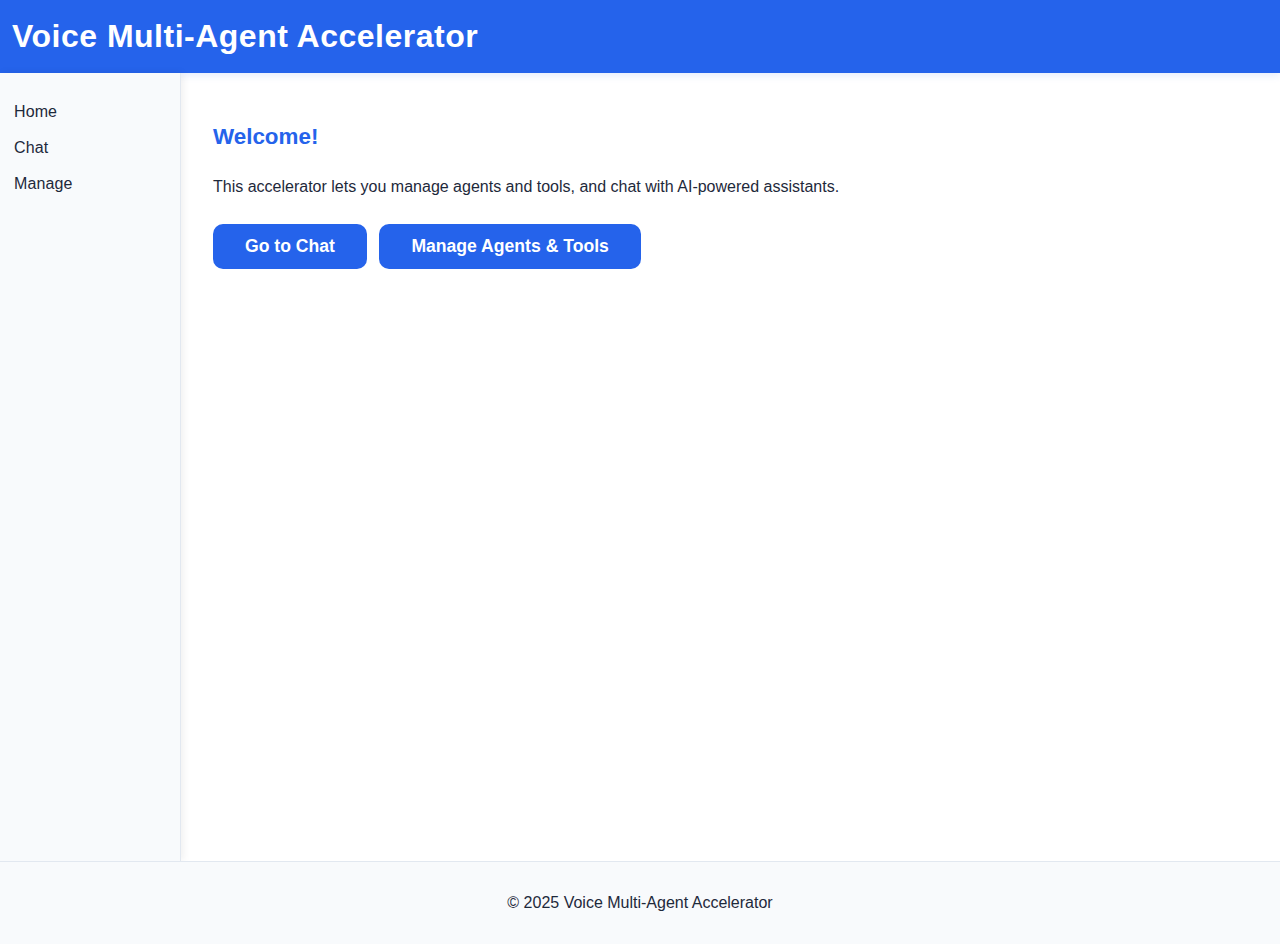
<file: server/static/index.html>
<!DOCTYPE html>
<html lang="en">
<head>
  <meta charset="UTF-8">
  <title>Voice Multi-Agent Accelerator</title>
  <link rel="stylesheet" href="styles/main.css">
</head>
<body>
  <header>
    <div style="display: flex; align-items: center; justify-content: flex-start; gap: 24px; max-width: 900px; margin: 0 12px;">
      <!-- <div style="width:32px;height:32px;border-radius:50%;background:#fff;display:inline-block;"></div> -->
      <span style="font-size:2rem;font-weight:700;color:var(--background);letter-spacing:0.5px;">Voice Multi-Agent Accelerator</span>
    </div>
  </header>
  <div class="layout">
    <nav class="sidebar">
      <ul>
        <li><a href="index.html">Home</a></li>
        <li><a href="chat.html">Chat</a></li>
        <li><a href="manage.html">Manage</a></li>
      </ul>
    </nav>
    <main>
      <h2>Welcome!</h2>
      <p>This accelerator lets you manage agents and tools, and chat with AI-powered assistants.</p>
      <div class="quick-links">
        <a href="chat.html" class="quick-link">Go to Chat</a>
        <a href="manage.html" class="quick-link">Manage Agents & Tools</a>
      </div>
    </main>
  </div>
  <footer>
    <p>&copy; 2025 Voice Multi-Agent Accelerator</p>
  </footer>
</body>
</html>
</file>
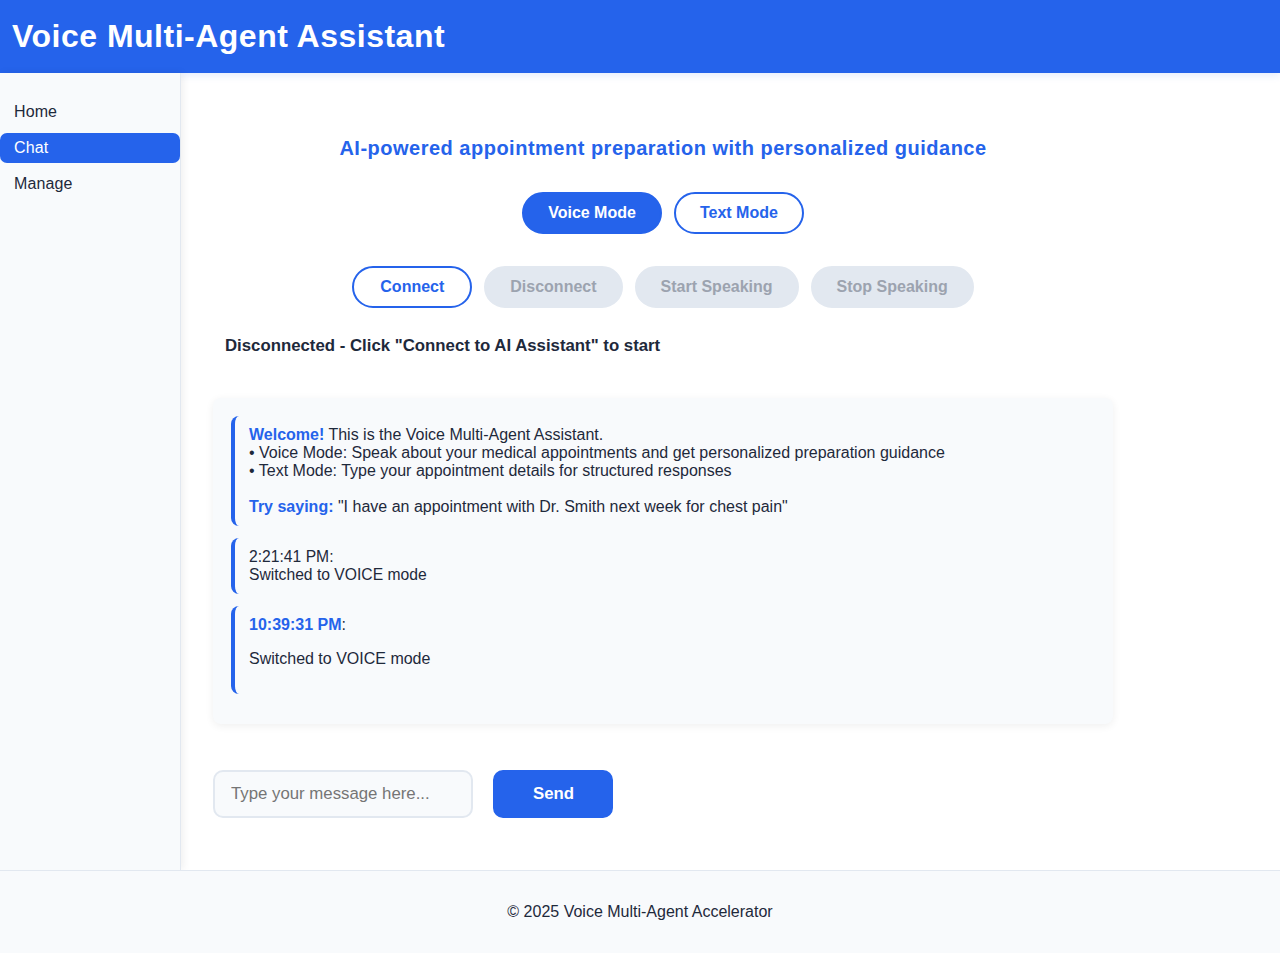
<file: server/static/chat.html>
<!DOCTYPE html>
<html lang="en">
<head>
  <meta charset="UTF-8">
  <title>Chat</title>
  <link rel="stylesheet" href="styles/main.css">
</head>
<body>
  <header>
    <div style="display: flex; align-items: center; justify-content: flex-start; gap: 24px; max-width: 900px; margin: 0 12px;">
      <!-- <div style="width:32px;height:32px;border-radius:50%;background:#fff;display:inline-block;"></div> -->
      <span style="font-size:2rem;font-weight:700;color:var(--background);letter-spacing:0.5px;">Voice Multi-Agent Assistant</span>
    </div>
  </header>
  <div class="layout">
    <nav class="sidebar">
      <ul>
        <li><a href="index.html">Home</a></li>
        <li><a href="chat.html" class="active">Chat</a></li>
        <li><a href="manage.html">Manage</a></li>
      </ul>
    </nav>
    <main>
      <div class="voice-assistant-ui" style="width:100%;margin:0;background:#fff;padding:32px 0 32px 0;border-radius:0;box-shadow:none;">
        <div class="subtitle">AI-powered appointment preparation with personalized guidance</div>
        <div class="mode-controls">
          <button class="mode-btn active" onclick="setMode('voice')" id="voiceModeBtn">Voice Mode</button>
          <button class="mode-btn" onclick="setMode('text')" id="textModeBtn">Text Mode</button>
        </div>
        <div class="controls">
          <button id="connectBtn" onclick="connectWebSocket()">Connect</button>
          <button id="disconnectBtn" onclick="disconnectWebSocket()" disabled>Disconnect</button>
          <button id="startVoiceBtn" onclick="startVoice()" disabled class="voice-only">Start Speaking</button>
          <button id="stopVoiceBtn" onclick="stopVoice()" disabled class="voice-only">Stop Speaking</button>
        </div>
  <div class="status disconnected" id="status">Disconnected - Click "Connect to AI Assistant" to start</div>
  <div id="audioIndicator" class="audio-indicator" style="display:none;">🔊 Processing voice...</div>
        <div class="logs" id="logs">
          <div class="log-entry">
            <strong>Welcome!</strong> This is the Voice Multi-Agent Assistant.
            <br>• Voice Mode: Speak about your medical appointments and get personalized preparation guidance
            <br>• Text Mode: Type your appointment details for structured responses
            <br><br><strong>Try saying:</strong> "I have an appointment with Dr. Smith next week for chest pain"
          </div>
          <div class="log-entry" id="modeLog" style="font-size:0.98rem;color:var(--secondary);">
            2:21:41 PM:<br>Switched to VOICE mode
          </div>
        </div>
        <div class="send-row" id="textInputArea">
          <input type="text" id="messageInput" placeholder="Type your message here..." />
          <button id="sendBtn" onclick="sendTextMessage()">Send</button>
        </div>
        <!-- Card display container for appointment preparation guide -->
        <div id="cardDisplay" style="display:none;">
          <div class="card-title" id="cardTitle"></div>
          <div id="cardContent"></div>
        </div>
      </div>
    </main>
  </div>
  <footer>
    <p>&copy; 2025 Voice Multi-Agent Accelerator</p>
  </footer>
  <!-- Move scripts to end of body to ensure all functions are defined before button onclicks -->
</body>
<script>
  let mediaStream;
  let audioContext;
  let source;
  let processor;
  let isRecording = false;
  let workletNode;
  let readyMessageShown = false;

  function setMode(mode) {
    currentMode = mode;

    // Update mode buttons
    document.getElementById('voiceModeBtn').classList.toggle('active', mode === 'voice');
    document.getElementById('textModeBtn').classList.toggle('active', mode === 'text');

    // Show/hide voice-specific buttons
    document.getElementById('startVoiceBtn').classList.toggle('active', mode === 'voice');
    document.getElementById('stopVoiceBtn').classList.toggle('active', mode === 'voice');

    // Show/hide text input area
    document.getElementById('textInputArea').classList.toggle('active', mode === 'text');

    addLog(`Switched to ${mode.toUpperCase()} mode`, 'info');
  }

  function addLog(message, type = 'info') {
    const logs = document.getElementById('logs');
    const entry = document.createElement('div');
    entry.className = `log-entry log-${type}`;

    // Extract the actual content after emoji/prefix for AI responses
    let displayMessage = message;
    let actualContent = message;

    // For AI responses, separate the emoji/prefix from the content
    if (message.includes('🤖 AI Response: ')) {
      const parts = message.split('🤖 AI Response: ');
      if (parts.length > 1) {
        displayMessage = '🤖 AI Response: ';
        actualContent = parts[1];
      }
    }

    // Format only the actual content, not the emoji/prefix
    const formattedContent = actualContent === message ?
      formatConversationText(message) :
      displayMessage + formatConversationText(actualContent);

    entry.innerHTML = `<strong>${new Date().toLocaleTimeString()}</strong>: ${formattedContent}`;

    logs.appendChild(entry);
    logs.scrollTop = logs.scrollHeight;
  }

  function formatConversationText(text) {
    if (!text || typeof text !== 'string') return text;

    // Clean up the text first - remove excessive whitespace and normalize
    let cleaned = text
      .replace(/\r\n/g, '\n')  // Normalize line endings
      .replace(/\n\s*\n\s*\n/g, '\n\n')  // Remove triple+ newlines
      .trim();

    // Handle bold text formatting (**text** to <strong>text</strong>)
    cleaned = cleaned.replace(/\*\*([^*]+)\*\*/g, '<strong>$1</strong>');

    // Split into sections for better processing
    let sections = cleaned.split(/\n\s*\n/);
    let formattedSections = [];

    for (let section of sections) {
      if (!section.trim()) continue; // Skip empty sections

      // Check if this section contains bullet points
      if (section.includes('\n• ') || section.includes('\n* ') || section.includes('\n- ')) {
        let lines = section.split('\n');
        let beforeList = [];
        let listItems = [];
        let inList = false;

        for (let line of lines) {
          line = line.trim();
          if (!line) continue; // Skip empty lines

          if (line.startsWith('• ') || line.startsWith('* ') || line.startsWith('- ')) {
            inList = true;
            // Remove the bullet and add as list item
            let itemText = line.replace(/^[•\*\-]\s*/, '');
            listItems.push(`<li>${itemText}</li>`);
          } else if (!inList) {
            beforeList.push(line);
          } else {
            // Text after bullets - could be continuation or new paragraph
            if (line.startsWith('• ') || line.startsWith('* ') || line.startsWith('- ')) {
              let itemText = line.replace(/^[•\*\-]\s*/, '');
              listItems.push(`<li>${itemText}</li>`);
            } else {
              // This might be continuation of previous item or new paragraph
              // For now, treat as new paragraph after list
              if (listItems.length > 0) {
                formattedSections.push(
                  (beforeList.length > 0 ? `<p>${beforeList.join(' ')}</p>` : '') +
                  `<ul>${listItems.join('')}</ul>`
                );
                beforeList = [line];
                listItems = [];
                inList = false;
              }
            }
          }
        }

        // Add remaining content
        let result = '';
        if (beforeList.length > 0) {
          result += `<p>${beforeList.join(' ')}</p>`;
        }
        if (listItems.length > 0) {
          result += `<ul>${listItems.join('')}</ul>`;
        }

        if (result) formattedSections.push(result);

      } else {
        // Regular paragraph - no bullets
        formattedSections.push(`<p>${section.trim()}</p>`);
      }
    }

    return formattedSections.join('');
  }

  function updateStatus(text, connected) {
    const status = document.getElementById('status');
    status.textContent = text;
    status.className = `status ${connected ? 'connected' : 'disconnected'}`;
  }

  function connectWebSocket() {
    const wsProtocol = window.location.protocol === "https:" ? "wss" : "ws";
    const wsHost = window.location.host;
    const endpoint = currentMode === 'voice' ? '/ws/voice' : '/ws/text';

    socket = new WebSocket(`${wsProtocol}://${wsHost}${endpoint}`);
    socket.binaryType = "arraybuffer";

    socket.onopen = () => {
      addLog(`Connected to ${currentMode.toUpperCase()} endpoint`, "received");
      updateStatus(`Connected in ${currentMode.toUpperCase()} mode`, true);
      document.getElementById("connectBtn").disabled = true;
      document.getElementById("disconnectBtn").disabled = false;

      if (currentMode === 'voice') {
        document.getElementById("startVoiceBtn").disabled = false;
        initAudioContext();
      }
    };

    socket.onmessage = async (event) => {
      if (event.data instanceof ArrayBuffer) {
        // Handle binary audio data (prioritize this like call-center project)
        try {
          await playAudio(event.data);
          showAudioIndicator();
        } catch (e) {
          console.error("Failed to play audio:", e);
          addLog(`Audio playback error: ${e.message}`, "error");
        }
      } else if (typeof event.data === "string") {
        try {
          const data = JSON.parse(event.data);

          // Handle JSON messages for transcription, stop audio, etc.
          if (data.Kind === "StopAudio") {
            addLog("🛑 Audio stopped", "voice");
            // Stop any ongoing audio playback
            if (workletNode) {
              workletNode.port.postMessage({ clear: true });
            }
          } else if (data.Kind === "Transcription") {
            addLog(`📝 ${data.Text}`, "received");
          } else if (data.Kind === "AudioData" && data.AudioData && data.AudioData.Data) {
            // Fallback: Decode base64 audio data (should not happen with raw_audio=True)
            const base64Audio = data.AudioData.Data;
            const audioBytes = base64ToArrayBuffer(base64Audio);
            await playAudio(audioBytes);
            showAudioIndicator();
          } else {
            // Handle regular text messages
            handleTextMessage(data);
          }
        } catch (e) {
          addLog(`Raw message: ${event.data}`, "received");
        }
      } else {
        console.log("Unknown message type:", event.data);
      }
    };

    socket.onclose = () => {
      addLog("Disconnected from AI Assistant", "info");
      updateStatus("Disconnected", false);
      document.getElementById("connectBtn").disabled = false;
      document.getElementById("disconnectBtn").disabled = true;
      document.getElementById("startVoiceBtn").disabled = true;
      document.getElementById("stopVoiceBtn").disabled = true;
      readyMessageShown = false; // Reset flag for next connection
    };

    socket.onerror = (err) => {
      addLog("WebSocket connection error", "error");
      console.error("WebSocket error:", err);
    };
  }

  function disconnectWebSocket() {
    if (isRecording) {
      stopVoice();
    }
    if (socket) {
      socket.close();
    }
  }

  function handleTextMessage(data) {
    const type = data.type || 'unknown';

    switch (type) {
      case 'ready':
        if (!readyMessageShown) {
          addLog(`✅ ${data.text}`, "received");
          readyMessageShown = true;
        }
        break;
      case 'orchestration_response':
        // Handle multi-agent response
        if (data.spoken_response) {
          // Clean and format the AI response properly
          const cleanResponse = data.spoken_response.trim();
          if (cleanResponse) {
            addLog(`🤖 AI Response: ${cleanResponse}`, "voice");
          }
        }
        if (data.card_data) {
          displayCard(data.card_data);
          addLog(`📋 Generated appointment preparation checklist`, "received");
          // Log only agent name and function called by the orchestrator
          if (Array.isArray(data.card_data.agents)) {
            data.card_data.agents.forEach(agent => {
              const agentName = agent.name || agent.agent || 'UnknownAgent';
              const funcName = agent.function || agent.func || 'UnknownFunction';
              const logMsg = `[Orchestrator] Agent: ${agentName}, Function: ${funcName}`;
              console.log(logMsg);
              // addLog(logMsg, 'info');
            });
          }
        }
        break;
      case 'card':
        // Handle card data from voice orchestration
        if (data.payload) {
          displayCard(data.payload);
          // Only log once when card is first displayed
          if (!document.getElementById('cardDisplay').classList.contains('active')) {
            addLog(`📋 Generated appointment preparation checklist`, "received");
          }
        }
        break;
      case 'echo':
        addLog(`Echo: ${data.text.replace('Echo: ', '')}`, "received");
        break;
      case 'Transcription':
        addLog(`🤖 AI Response: ${data.text}`, "voice");
        break;
      case 'error':
        addLog(`❌ Error: ${data.text}`, "error");
        break;
      default:
        const text = data.text || JSON.stringify(data);
        addLog(`📨 ${type}: ${text}`, "received");
    }
  }

  function displayCard(cardData) {
    const cardDisplay = document.getElementById('cardDisplay');
    const cardTitle = document.getElementById('cardTitle');
    const cardContent = document.getElementById('cardContent');

    // Set title
    cardTitle.textContent = cardData.title || 'Appointment Preparation Guide';

    // Build card content
    let html = '';

    // Appointment details
    if (cardData.appointment_details) {
      html += '<div class="card-section">';
      html += '<h3>📅 Appointment Details</h3>';
      html += '<ul>';
      if (cardData.appointment_details.doctor) {
        html += `<li><strong>Doctor:</strong> ${cardData.appointment_details.doctor}</li>`;
      }
      if (cardData.appointment_details.reason) {
        html += `<li><strong>Reason:</strong> ${cardData.appointment_details.reason}</li>`;
      }
      if (cardData.appointment_details.timing) {
        html += `<li><strong>When:</strong> ${cardData.appointment_details.timing}</li>`;
      }
      html += '</ul>';
      html += '</div>';
    }

    // Preparation items
    if (cardData.preparation_items && cardData.preparation_items.length > 0) {
      html += '<div class="card-section">';
      html += '<h3>📝 What to Bring/Prepare</h3>';
      html += '<ul>';
      cardData.preparation_items.forEach(item => {
        html += `<li>${item}</li>`;
      });
      html += '</ul>';
      html += '</div>';
    }

    // Questions to ask
    if (cardData.questions_to_ask && cardData.questions_to_ask.length > 0) {
      html += '<div class="card-section">';
      html += '<h3>❓ Questions to Ask Your Doctor</h3>';
      html += '<ul>';
      cardData.questions_to_ask.forEach(question => {
        html += `<li>${question}</li>`;
      });
      html += '</ul>';
      html += '</div>';
    }

    // Follow-up actions
    if (cardData.follow_up_actions && cardData.follow_up_actions.length > 0) {
      html += '<div class="card-section">';
      html += '<h3>📋 After Your Appointment</h3>';
      html += '<ul>';
      cardData.follow_up_actions.forEach(action => {
        html += `<li>${action}</li>`;
      });
      html += '</ul>';
      html += '</div>';
    }

    cardContent.innerHTML = html;
    cardDisplay.classList.add('active');
  }

  function sendTextMessage() {
    const input = document.getElementById('messageInput');
    const message = input.value.trim();

    if (message && socket && socket.readyState === WebSocket.OPEN) {
      const payload = {
        type: "text",
        text: message
      };

      socket.send(JSON.stringify(payload));
      addLog(`📤 Sent: ${message}`, "sent");
      input.value = '';
    }
  }

  async function initAudioContext() {
    try {
      audioContext = new (window.AudioContext || window.webkitAudioContext)({ sampleRate: 24000 });

      // Load AudioWorklet for better audio playback
      try {
        await audioContext.audioWorklet.addModule('/static/audio-processor.js');
        workletNode = new AudioWorkletNode(audioContext, 'ring-buffer-processor');
        workletNode.connect(audioContext.destination);
      } catch (e) {
        console.warn("AudioWorklet not available, using fallback:", e);
      }

      addLog("Audio context initialized", "voice");
    } catch (e) {
      addLog(`Failed to initialize audio: ${e.message}`, "error");
    }
  }

  async function startVoice() {
    if (isRecording) return;

    try {
      mediaStream = await navigator.mediaDevices.getUserMedia({
        audio: {
          echoCancellation: true,
          noiseSuppression: true,
          autoGainControl: true,
          sampleRate: 24000
        }
      });

      await audioContext.resume();
      source = audioContext.createMediaStreamSource(mediaStream);
      processor = audioContext.createScriptProcessor(4096, 1, 1);

      processor.onaudioprocess = (event) => {
        if (socket && socket.readyState === WebSocket.OPEN) {
          const input = event.inputBuffer.getChannelData(0);
          const pcm = float32ToInt16(input);
          socket.send(pcm.buffer);
        }
      };

      source.connect(processor);
      processor.connect(audioContext.destination);

      isRecording = true;
      document.getElementById("startVoiceBtn").disabled = true;
      document.getElementById("stopVoiceBtn").disabled = false;

      addLog("🎤 Voice recording started", "voice");

    } catch (e) {
      addLog(`Failed to start voice: ${e.message}`, "error");
    }
  }

  function stopVoice() {
    if (!isRecording) return;

    if (processor) {
      processor.disconnect();
      processor = null;
    }

    if (source) {
      source.disconnect();
      source = null;
    }

    if (mediaStream) {
      mediaStream.getTracks().forEach(track => track.stop());
      mediaStream = null;
    }

    isRecording = false;
    document.getElementById("startVoiceBtn").disabled = false;
    document.getElementById("stopVoiceBtn").disabled = true;

    addLog("🛑 Voice recording stopped", "voice");
  }

  function float32ToInt16(buffer) {
    const l = buffer.length;
    const buf = new Int16Array(l);
    for (let i = 0; i < l; i++) {
      buf[i] = Math.max(-1, Math.min(1, buffer[i])) * 0x7FFF;
    }
    return buf;
  }

  function base64ToArrayBuffer(base64) {
    const binaryString = atob(base64);
    const bytes = new Uint8Array(binaryString.length);
    for (let i = 0; i < binaryString.length; i++) {
      bytes[i] = binaryString.charCodeAt(i);
    }
    return bytes.buffer;
  }

  async function playAudio(arrayBuffer) {
    try {
      if (!audioContext) {
        await initAudioContext();
      }

      // Convert Int16 PCM to Float32 for AudioWorklet (same as call-center project)
      const int16 = new Int16Array(arrayBuffer);
      const float32 = new Float32Array(int16.length);
      for (let i = 0; i < int16.length; i++) {
        float32[i] = int16[i] / (int16[i] < 0 ? 0x8000 : 0x7FFF);
      }

      // Send to AudioWorklet if available, otherwise fallback to direct playback
      if (workletNode) {
        workletNode.port.postMessage({ pcm: float32 });
      } else {
        // Fallback: create buffer source for direct playback
        const audioBuffer = audioContext.createBuffer(1, float32.length, audioContext.sampleRate);
        audioBuffer.getChannelData(0).set(float32);
        const source = audioContext.createBufferSource();
        source.buffer = audioBuffer;
        source.connect(audioContext.destination);
        source.start();
      }
    } catch (e) {
      console.error("Error playing audio:", e);
      addLog(`Audio playback error: ${e.message}`, "error");
    }
  }

  function showAudioIndicator() {
    const indicator = document.getElementById('audioIndicator');
    indicator.classList.add('active');
    setTimeout(() => {
      indicator.classList.remove('active');
    }, 2000);
  }

  // Allow Enter key to send message in text mode
  document.getElementById('messageInput').addEventListener('keypress', (e) => {
    if (e.key === 'Enter') {
      sendTextMessage();
    }
  });

  // Initialize in voice mode
  setMode('voice');
</script>
</file>
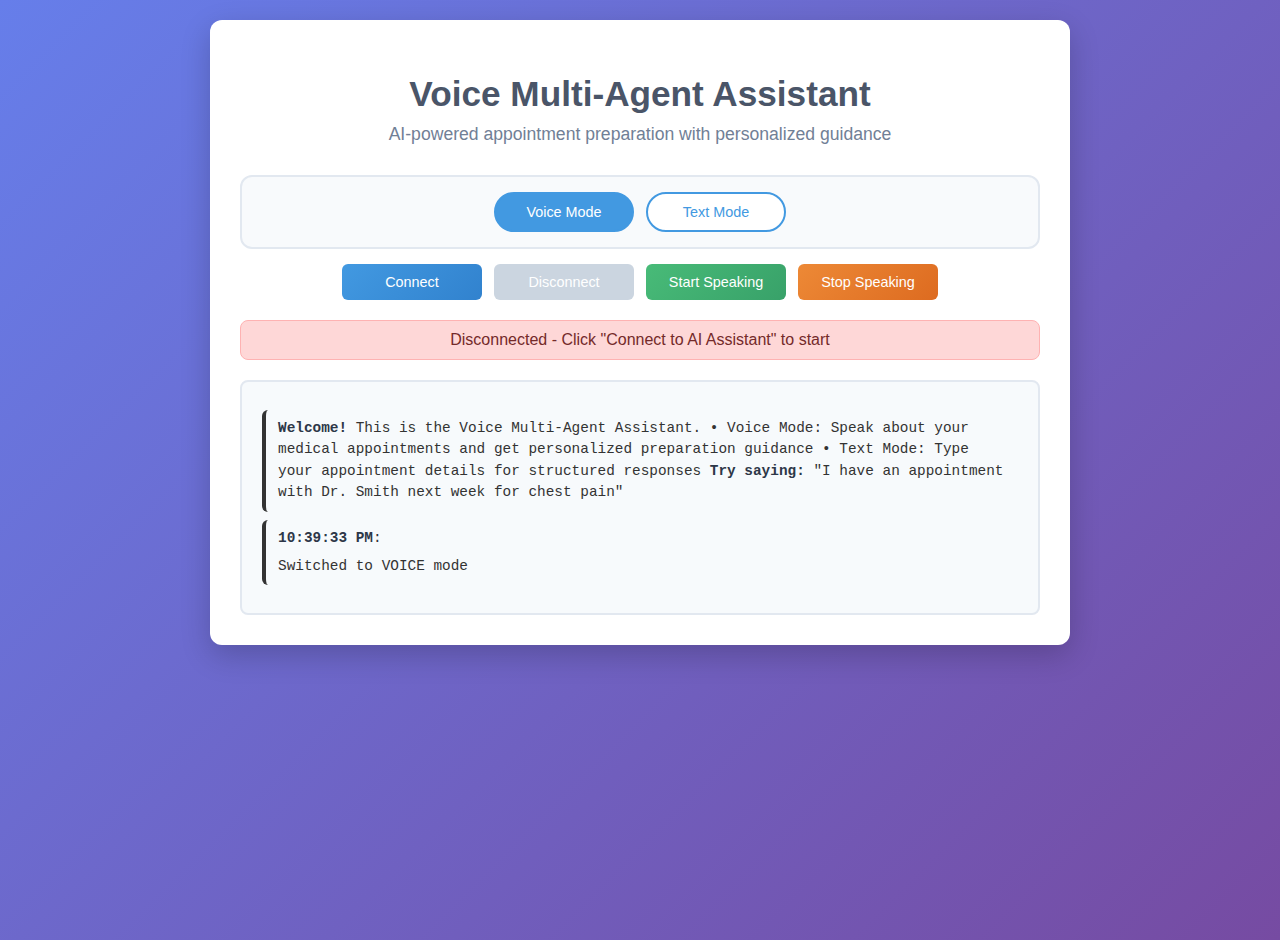
<file: server/static/voice_test.html>
<!DOCTYPE html>
<html lang="en">
<head>
  <meta charset="UTF-8" />
  <meta name="viewport" content="width=device-width, initial-scale=1.0" />
  <title>Voice Multi-Agent Assistant - Appointment Preparation</title>
  <style>
    body {
      margin: 0;
      padding: 20px;
      font-family: 'Segoe UI', Tahoma, Geneva, Verdana, sans-serif;
      background: linear-gradient(135deg, #667eea 0%, #764ba2 100%);
      min-height: 100vh;
      color: #333;
    }

    .container {
      max-width: 800px;
      margin: 0 auto;
      background: white;
      border-radius: 12px;
      padding: 30px;
      box-shadow: 0 10px 30px rgba(0,0,0,0.2);
    }

    h1 {
      text-align: center;
      color: #4a5568;
      margin-bottom: 10px;
      font-size: 2.2rem;
    }

    .subtitle {
      text-align: center;
      color: #718096;
      margin-bottom: 30px;
      font-size: 1.1rem;
    }

    .mode-selector {
      display: flex;
      justify-content: center;
      margin-bottom: 30px;
      gap: 10px;
    }

    .mode-btn {
      padding: 10px 20px;
      border: 2px solid #4299e1;
      background: white;
      color: #4299e1;
      border-radius: 25px;
      cursor: pointer;
      transition: all 0.3s ease;
      font-weight: 500;
    }

    .mode-btn.active {
      background: #4299e1;
      color: white;
    }

    .mode-btn:hover {
      transform: translateY(-2px);
    }

    .voice-only {
      display: none;
    }

    .voice-only.active {
      display: inline-block;
    }

    .mode-controls {
      display: flex;
      gap: 12px;
      justify-content: center;
      align-items: center;
      margin-bottom: 15px;
      flex-wrap: nowrap;
      padding: 15px 20px;
      background: #f8fafc;
      border-radius: 12px;
      border: 2px solid #e2e8f0;
    }

    .controls {
      display: flex;
      gap: 12px;
      justify-content: center;
      align-items: center;
      margin-bottom: 20px;
      flex-wrap: nowrap;
    }

    button {
      padding: 10px 20px;
      font-size: 0.9rem;
      border: none;
      border-radius: 6px;
      cursor: pointer;
      transition: all 0.3s ease;
      font-weight: 500;
      min-width: 140px;
      text-align: center;
      white-space: nowrap;
    }

    #connectBtn {
      background: linear-gradient(135deg, #4299e1, #3182ce);
      color: white;
    }

    #connectBtn:hover {
      transform: translateY(-2px);
      box-shadow: 0 5px 15px rgba(66, 153, 225, 0.4);
    }

    #disconnectBtn {
      background: linear-gradient(135deg, #e53e3e, #c53030);
      color: white;
    }

    #disconnectBtn:disabled {
      background: #cbd5e0;
      cursor: not-allowed;
      transform: none;
    }

    .voice-controls {
      display: none;
      justify-content: center;
      gap: 12px;
      margin-bottom: 20px;
      align-items: center;
    }

    .voice-controls.active {
      display: flex;
    }

    #startVoiceBtn {
      background: linear-gradient(135deg, #48bb78, #38a169);
      color: white;
    }

    #stopVoiceBtn {
      background: linear-gradient(135deg, #ed8936, #dd6b20);
      color: white;
    }

    .text-input-area {
      display: none;
      margin-bottom: 20px;
    }

    .text-input-area.active {
      display: flex;
      gap: 10px;
    }

    #messageInput {
      flex: 1;
      padding: 12px;
      border: 2px solid #e2e8f0;
      border-radius: 8px;
      font-size: 1rem;
    }

    #messageInput:focus {
      outline: none;
      border-color: #4299e1;
      box-shadow: 0 0 0 3px rgba(66, 153, 225, 0.1);
    }

    #sendBtn {
      background: linear-gradient(135deg, #805ad5, #6b46c1);
      color: white;
      padding: 12px 20px;
    }

    .status {
      text-align: center;
      padding: 10px;
      border-radius: 8px;
      margin-bottom: 20px;
      font-weight: 500;
    }

    .status.connected {
      background: #c6f6d5;
      color: #22543d;
      border: 1px solid #9ae6b4;
    }

    .status.disconnected {
      background: #fed7d7;
      color: #742a2a;
      border: 1px solid #feb2b2;
    }

    .card-display {
      background: #f8f9ff;
      border: 2px solid #e2e8f0;
      border-radius: 8px;
      padding: 20px;
      margin-bottom: 20px;
      display: none;
      transition: opacity 0.3s ease, transform 0.3s ease;
    }

    .card-display.active {
      display: block;
    }

    .card-title {
      font-size: 1.3rem;
      font-weight: bold;
      color: #2d3748;
      margin-bottom: 15px;
      text-align: center;
    }

    .card-section {
      margin-bottom: 15px;
      padding: 12px;
      background: white;
      border-radius: 6px;
      border-left: 4px solid #4299e1;
    }

    .card-section h3 {
      margin: 0 0 8px 0;
      color: #2d3748;
      font-size: 1rem;
    }

    .card-section ul {
      margin: 0;
      padding-left: 20px;
    }

    .card-section li {
      margin: 4px 0;
      color: #4a5568;
    }

    .logs {
      background: #f7fafc;
      border: 2px solid #e2e8f0;
      border-radius: 8px;
      padding: 20px;
      max-height: 400px;
      overflow-y: auto;
      font-family: 'Consolas', 'Monaco', monospace;
      font-size: 0.9rem;
      scroll-behavior: smooth;
    }

    .log-entry {
      margin: 8px 0;
      padding: 8px 12px;
      border-radius: 6px;
      border-left: 4px solid;
      line-height: 1.5;
      animation: fadeInUp 0.2s ease-out;
    }

    @keyframes fadeInUp {
      from {
        opacity: 0;
        transform: translateY(5px);
      }
      to {
        opacity: 1;
        transform: translateY(0);
      }
    }

    .log-entry p {
      margin: 6px 0;
      line-height: 1.5;
    }

    .log-entry p:first-child {
      margin-top: 0;
    }

    .log-entry p:last-child {
      margin-bottom: 0;
    }

    .log-entry p:empty {
      display: none; /* Hide empty paragraphs */
    }

    .log-entry ul {
      margin: 8px 0;
      padding-left: 20px;
      list-style-type: disc;
    }

    .log-entry li {
      margin: 3px 0;
      line-height: 1.4;
    }

    .log-entry strong {
      font-weight: 600;
      color: #2d3748;
    }

    .log-entry br {
      margin: 0;
      line-height: 0;
    }

    /* Remove extra spacing from empty elements */
    .log-entry *:empty {
      display: none;
    }

    .log-sent {
      background: #ebf8ff;
      border-left-color: #3182ce;
      color: #2a4a6b;
    }

    .log-received {
      background: #f0fff4;
      border-left-color: #38a169;
      color: #22543d;
    }

    .log-voice {
      background: #faf5ff;
      border-left-color: #805ad5;
      color: #553c9a;
    }

    .log-error {
      background: #fed7d7;
      border-left-color: #e53e3e;
      color: #742a2a;
    }

    .audio-indicator {
      display: none;
      text-align: center;
      margin: 10px 0;
      color: #805ad5;
      font-weight: 500;
    }

    .audio-indicator.active {
      display: block;
      animation: pulse 1.5s ease-in-out infinite;
    }

    @keyframes pulse {
      0%, 100% { opacity: 1; }
      50% { opacity: 0.5; }
    }
  </style>
</head>
<body>
  <div class="container">
    <h1>Voice Multi-Agent Assistant</h1>
    <div class="subtitle">AI-powered appointment preparation with personalized guidance</div>

    <!-- Mode Selection Row -->
    <div class="mode-controls">
      <button class="mode-btn active" onclick="setMode('voice')" id="voiceModeBtn">
        Voice Mode
      </button>
      <button class="mode-btn" onclick="setMode('text')" id="textModeBtn">
        Text Mode
      </button>
    </div>

    <!-- Action Controls Row -->
    <div class="controls">
      <button id="connectBtn" onclick="connectWebSocket()">
        Connect
      </button>
      <button id="disconnectBtn" onclick="disconnectWebSocket()" disabled>
        Disconnect
      </button>
      <button id="startVoiceBtn" onclick="startVoice()" disabled class="voice-only">
        Start Speaking
      </button>
      <button id="stopVoiceBtn" onclick="stopVoice()" disabled class="voice-only">
        Stop Speaking
      </button>
    </div>

    <div class="text-input-area" id="textInputArea">
      <input type="text" id="messageInput" placeholder="Type your message here..." />
      <button id="sendBtn" onclick="sendTextMessage()">Send</button>
    </div>

    <div class="audio-indicator" id="audioIndicator">
      🔊 Processing voice...
    </div>

    <div class="status disconnected" id="status">
      Disconnected - Click "Connect to AI Assistant" to start
    </div>

    <div class="card-display" id="cardDisplay">
      <div class="card-title" id="cardTitle">Appointment Preparation Guide</div>
      <div id="cardContent"></div>
    </div>

    <div class="logs" id="logs">
      <div class="log-entry">
        <strong>Welcome!</strong> This is the Voice Multi-Agent Assistant.
        <br>• Voice Mode: Speak about your medical appointments and get personalized preparation guidance
        <br>• Text Mode: Type your appointment details for structured responses
        <br><br><strong>Try saying:</strong> "I have an appointment with Dr. Smith next week for chest pain"
      </div>
    </div>
  </div>

  <script>
    let socket;
    let currentMode = 'voice';
    let mediaStream;
    let audioContext;
    let source;
    let processor;
    let isRecording = false;
    let workletNode;
    let readyMessageShown = false;
    let isProcessingResponse = false;
    let responseBuffer = null;
    let lastTranscriptTime = 0;

    function setMode(mode) {
      currentMode = mode;
      
      // Update mode buttons
      document.getElementById('voiceModeBtn').classList.toggle('active', mode === 'voice');
      document.getElementById('textModeBtn').classList.toggle('active', mode === 'text');
      
      // Show/hide voice-specific buttons
      document.getElementById('startVoiceBtn').classList.toggle('active', mode === 'voice');
      document.getElementById('stopVoiceBtn').classList.toggle('active', mode === 'voice');
      
      // Show/hide text input area
      document.getElementById('textInputArea').classList.toggle('active', mode === 'text');
      
      addLog(`Switched to ${mode.toUpperCase()} mode`, 'info');
    }

    function addLog(message, type = 'info') {
      const logs = document.getElementById('logs');
      const entry = document.createElement('div');
      entry.className = `log-entry log-${type}`;
      
      // Extract the actual content after emoji/prefix for AI responses
      let displayMessage = message;
      let actualContent = message;
      
      // For AI responses, separate the emoji/prefix from the content
      if (message.includes('🤖 AI Response: ')) {
        const parts = message.split('🤖 AI Response: ');
        if (parts.length > 1) {
          displayMessage = '🤖 AI Response: ';
          actualContent = parts[1];
        }
      }
      
      // Format only the actual content, not the emoji/prefix
      const formattedContent = actualContent === message ? 
        formatConversationText(message) : 
        displayMessage + formatConversationText(actualContent);
      
      entry.innerHTML = `<strong>${new Date().toLocaleTimeString()}</strong>: ${formattedContent}`;
      
      // Use requestAnimationFrame to batch DOM updates and reduce flickering
      requestAnimationFrame(() => {
        logs.appendChild(entry);
        
        // Limit log entries to prevent performance issues
        const entries = logs.querySelectorAll('.log-entry');
        if (entries.length > 50) {
          entries[0].remove();
        }
        
        // Smooth scroll to bottom without jarring jumps
        logs.scrollTo({
          top: logs.scrollHeight,
          behavior: 'smooth'
        });
      });
    }

    function formatConversationText(text) {
      if (!text || typeof text !== 'string') return text;
      
      // Clean up the text first - remove excessive whitespace and normalize
      let cleaned = text
        .replace(/\r\n/g, '\n')  // Normalize line endings
        .replace(/\n\s*\n\s*\n/g, '\n\n')  // Remove triple+ newlines
        .trim();
      
      // Handle bold text formatting (**text** to <strong>text</strong>)
      cleaned = cleaned.replace(/\*\*([^*]+)\*\*/g, '<strong>$1</strong>');
      
      // Split into sections for better processing
      let sections = cleaned.split(/\n\s*\n/);
      let formattedSections = [];
      
      for (let section of sections) {
        if (!section.trim()) continue; // Skip empty sections
        
        // Check if this section contains bullet points
        if (section.includes('\n• ') || section.includes('\n* ') || section.includes('\n- ')) {
          let lines = section.split('\n');
          let beforeList = [];
          let listItems = [];
          let inList = false;
          
          for (let line of lines) {
            line = line.trim();
            if (!line) continue; // Skip empty lines
            
            if (line.startsWith('• ') || line.startsWith('* ') || line.startsWith('- ')) {
              inList = true;
              // Remove the bullet and add as list item
              let itemText = line.replace(/^[•\*\-]\s*/, '');
              listItems.push(`<li>${itemText}</li>`);
            } else if (!inList) {
              beforeList.push(line);
            } else {
              // Text after bullets - could be continuation or new paragraph
              if (line.startsWith('• ') || line.startsWith('* ') || line.startsWith('- ')) {
                let itemText = line.replace(/^[•\*\-]\s*/, '');
                listItems.push(`<li>${itemText}</li>`);
              } else {
                // This might be continuation of previous item or new paragraph
                // For now, treat as new paragraph after list
                if (listItems.length > 0) {
                  formattedSections.push(
                    (beforeList.length > 0 ? `<p>${beforeList.join(' ')}</p>` : '') +
                    `<ul>${listItems.join('')}</ul>`
                  );
                  beforeList = [line];
                  listItems = [];
                  inList = false;
                }
              }
            }
          }
          
          // Add remaining content
          let result = '';
          if (beforeList.length > 0) {
            result += `<p>${beforeList.join(' ')}</p>`;
          }
          if (listItems.length > 0) {
            result += `<ul>${listItems.join('')}</ul>`;
          }
          
          if (result) formattedSections.push(result);
          
        } else {
          // Regular paragraph - no bullets
          formattedSections.push(`<p>${section.trim()}</p>`);
        }
      }
      
      return formattedSections.join('');
    }

    function updateStatus(text, connected) {
      const status = document.getElementById('status');
      status.textContent = text;
      status.className = `status ${connected ? 'connected' : 'disconnected'}`;
    }

    function connectWebSocket() {
      const wsProtocol = window.location.protocol === "https:" ? "wss" : "ws";
      const wsHost = window.location.host;
      const endpoint = currentMode === 'voice' ? '/ws/voice' : '/ws/text';
      
      socket = new WebSocket(`${wsProtocol}://${wsHost}${endpoint}`);
      socket.binaryType = "arraybuffer";

      socket.onopen = () => {
        addLog(`Connected to ${currentMode.toUpperCase()} endpoint`, "received");
        updateStatus(`Connected in ${currentMode.toUpperCase()} mode`, true);
        document.getElementById("connectBtn").disabled = true;
        document.getElementById("disconnectBtn").disabled = false;
        
        if (currentMode === 'voice') {
          document.getElementById("startVoiceBtn").disabled = false;
          initAudioContext();
        }
      };

      socket.onmessage = async (event) => {
        if (event.data instanceof ArrayBuffer) {
          // Handle binary audio data (prioritize this like call-center project)
          try {
            await playAudio(event.data);
            showAudioIndicator();
          } catch (e) {
            console.error("Failed to play audio:", e);
            addLog(`Audio playback error: ${e.message}`, "error");
          }
        } else if (typeof event.data === "string") {
          try {
            const data = JSON.parse(event.data);
            
            // Handle JSON messages for transcription, stop audio, etc.
            if (data.Kind === "StopAudio") {
              addLog("🛑 Audio stopped", "voice");
              // Stop any ongoing audio playback
              if (workletNode) {
                workletNode.port.postMessage({ clear: true });
              }
            } else if (data.Kind === "Transcription") {
              addLog(`📝 ${data.Text}`, "received");
            } else if (data.Kind === "AudioData" && data.AudioData && data.AudioData.Data) {
              // Fallback: Decode base64 audio data (should not happen with raw_audio=True)
              const base64Audio = data.AudioData.Data;
              const audioBytes = base64ToArrayBuffer(base64Audio);
              await playAudio(audioBytes);
              showAudioIndicator();
            } else {
              // Handle regular text messages
              handleTextMessage(data);
            }
          } catch (e) {
            addLog(`Raw message: ${event.data}`, "received");
          }
        } else {
          console.log("Unknown message type:", event.data);
        }
      };

      socket.onclose = () => {
        addLog("Disconnected from AI Assistant", "info");
        updateStatus("Disconnected", false);
        document.getElementById("connectBtn").disabled = false;
        document.getElementById("disconnectBtn").disabled = true;
        document.getElementById("startVoiceBtn").disabled = true;
        document.getElementById("stopVoiceBtn").disabled = true;
        readyMessageShown = false; // Reset flag for next connection
      };

      socket.onerror = (err) => {
        addLog("WebSocket connection error", "error");
        console.error("WebSocket error:", err);
      };
    }

    function disconnectWebSocket() {
      if (isRecording) {
        stopVoice();
      }
      if (socket) {
        socket.close();
      }
    }

    function handleTextMessage(data) {
      const type = data.type || 'unknown';
      
      switch (type) {
        case 'ready':
          if (!readyMessageShown) {
            addLog(`✅ ${data.text}`, "received");
            readyMessageShown = true;
          }
          break;
        case 'orchestration_response':
          // Handle multi-agent response - buffer it to prevent flickering
          isProcessingResponse = true;
          responseBuffer = data;
          
          // Delay processing slightly to avoid flickering with real-time transcripts
          setTimeout(() => {
            if (responseBuffer && responseBuffer.spoken_response) {
              const cleanResponse = responseBuffer.spoken_response.trim();
              if (cleanResponse) {
                addLog(`🤖 AI Response: ${cleanResponse}`, "voice");
              }
            }
            if (responseBuffer && responseBuffer.card_data) {
              displayCard(responseBuffer.card_data);
              addLog(`📋 Generated appointment preparation checklist`, "received");
            }
            isProcessingResponse = false;
            responseBuffer = null;
          }, 100); // Small delay to batch updates and reduce flickering
          break;
        case 'card':
          // Handle card data from voice orchestration
          if (data.payload && !isProcessingResponse) {
            displayCard(data.payload);
            // Only log once when card is first displayed
            if (!document.getElementById('cardDisplay').classList.contains('active')) {
              addLog(`📋 Generated appointment preparation checklist`, "received");
            }
          }
          break;
        case 'echo':
          addLog(`Echo: ${data.text.replace('Echo: ', '')}`, "received");
          break;
        case 'Transcription':
          // Debounce transcript messages to reduce flickering during speech synthesis
          const currentTime = Date.now();
          if (!isProcessingResponse && (currentTime - lastTranscriptTime) > 500) {
            addLog(`🤖 AI Response: ${data.text}`, "voice");
            lastTranscriptTime = currentTime;
          }
          break;
        case 'error':
          addLog(`❌ Error: ${data.text}`, "error");
          break;
        default:
          // Reduce frequency of unknown message logging to prevent spam
          if (!isProcessingResponse) {
            const text = data.text || JSON.stringify(data);
            addLog(`📨 ${type}: ${text}`, "received");
          }
      }
    }

    function displayCard(cardData) {
      const cardDisplay = document.getElementById('cardDisplay');
      const cardTitle = document.getElementById('cardTitle');
      const cardContent = document.getElementById('cardContent');

      // Prevent duplicate card displays
      if (cardDisplay.classList.contains('active') && cardDisplay.dataset.cardId === JSON.stringify(cardData)) {
        return;
      }

      // Set unique identifier to prevent duplicates
      cardDisplay.dataset.cardId = JSON.stringify(cardData);

      // Set title
      cardTitle.textContent = cardData.title || 'Appointment Preparation Guide';

      // Build card content
      let html = '';

      // Appointment details
      if (cardData.appointment_details) {
        html += '<div class="card-section">';
        html += '<h3>📅 Appointment Details</h3>';
        html += '<ul>';
        if (cardData.appointment_details.doctor) {
          html += `<li><strong>Doctor:</strong> ${cardData.appointment_details.doctor}</li>`;
        }
        if (cardData.appointment_details.reason) {
          html += `<li><strong>Reason:</strong> ${cardData.appointment_details.reason}</li>`;
        }
        if (cardData.appointment_details.timing) {
          html += `<li><strong>When:</strong> ${cardData.appointment_details.timing}</li>`;
        }
        html += '</ul>';
        html += '</div>';
      }

      // Preparation items
      if (cardData.preparation_items && cardData.preparation_items.length > 0) {
        html += '<div class="card-section">';
        html += '<h3>📝 What to Bring/Prepare</h3>';
        html += '<ul>';
        cardData.preparation_items.forEach(item => {
          html += `<li>${item}</li>`;
        });
        html += '</ul>';
        html += '</div>';
      }

      // Questions to ask
      if (cardData.questions_to_ask && cardData.questions_to_ask.length > 0) {
        html += '<div class="card-section">';
        html += '<h3>❓ Questions to Ask Your Doctor</h3>';
        html += '<ul>';
        cardData.questions_to_ask.forEach(question => {
          html += `<li>${question}</li>`;
        });
        html += '</ul>';
        html += '</div>';
      }

      // Follow-up actions
      if (cardData.follow_up_actions && cardData.follow_up_actions.length > 0) {
        html += '<div class="card-section">';
        html += '<h3>📋 After Your Appointment</h3>';
        html += '<ul>';
        cardData.follow_up_actions.forEach(action => {
          html += `<li>${action}</li>`;
        });
        html += '</ul>';
        html += '</div>';
      }

      // Use requestAnimationFrame to prevent visual flickering
      requestAnimationFrame(() => {
        cardContent.innerHTML = html;
        if (!cardDisplay.classList.contains('active')) {
          cardDisplay.classList.add('active');
          // Smooth fade-in effect
          cardDisplay.style.opacity = '0';
          cardDisplay.style.transform = 'translateY(10px)';
          setTimeout(() => {
            cardDisplay.style.transition = 'opacity 0.3s ease, transform 0.3s ease';
            cardDisplay.style.opacity = '1';
            cardDisplay.style.transform = 'translateY(0)';
          }, 10);
        }
      });
    }

    function sendTextMessage() {
      const input = document.getElementById('messageInput');
      const message = input.value.trim();
      
      if (message && socket && socket.readyState === WebSocket.OPEN) {
        const payload = {
          type: "text",
          text: message
        };
        
        socket.send(JSON.stringify(payload));
        addLog(`📤 Sent: ${message}`, "sent");
        input.value = '';
      }
    }

    async function initAudioContext() {
      try {
        audioContext = new (window.AudioContext || window.webkitAudioContext)({ sampleRate: 24000 });
        
        // Load AudioWorklet for better audio playback
        try {
          await audioContext.audioWorklet.addModule('/static/audio-processor.js');
          workletNode = new AudioWorkletNode(audioContext, 'ring-buffer-processor');
          workletNode.connect(audioContext.destination);
        } catch (e) {
          console.warn("AudioWorklet not available, using fallback:", e);
        }
        
        addLog("Audio context initialized", "voice");
      } catch (e) {
        addLog(`Failed to initialize audio: ${e.message}`, "error");
      }
    }

    async function startVoice() {
      if (isRecording) return;
      
      try {
        mediaStream = await navigator.mediaDevices.getUserMedia({
          audio: {
            echoCancellation: true,
            noiseSuppression: true,
            autoGainControl: true,
            sampleRate: 24000
          }
        });
        
        await audioContext.resume();
        source = audioContext.createMediaStreamSource(mediaStream);
        processor = audioContext.createScriptProcessor(4096, 1, 1);
        
        processor.onaudioprocess = (event) => {
          if (socket && socket.readyState === WebSocket.OPEN) {
            const input = event.inputBuffer.getChannelData(0);
            const pcm = float32ToInt16(input);
            socket.send(pcm.buffer);
          }
        };
        
        source.connect(processor);
        processor.connect(audioContext.destination);
        
        isRecording = true;
        document.getElementById("startVoiceBtn").disabled = true;
        document.getElementById("stopVoiceBtn").disabled = false;
        
        addLog("🎤 Voice recording started", "voice");
        
      } catch (e) {
        addLog(`Failed to start voice: ${e.message}`, "error");
      }
    }

    function stopVoice() {
      if (!isRecording) return;
      
      if (processor) {
        processor.disconnect();
        processor = null;
      }
      
      if (source) {
        source.disconnect();
        source = null;
      }
      
      if (mediaStream) {
        mediaStream.getTracks().forEach(track => track.stop());
        mediaStream = null;
      }
      
      isRecording = false;
      document.getElementById("startVoiceBtn").disabled = false;
      document.getElementById("stopVoiceBtn").disabled = true;
      
      addLog("🛑 Voice recording stopped", "voice");
    }

    function float32ToInt16(buffer) {
      const l = buffer.length;
      const buf = new Int16Array(l);
      for (let i = 0; i < l; i++) {
        buf[i] = Math.max(-1, Math.min(1, buffer[i])) * 0x7FFF;
      }
      return buf;
    }

    function base64ToArrayBuffer(base64) {
      const binaryString = atob(base64);
      const bytes = new Uint8Array(binaryString.length);
      for (let i = 0; i < binaryString.length; i++) {
        bytes[i] = binaryString.charCodeAt(i);
      }
      return bytes.buffer;
    }

    async function playAudio(arrayBuffer) {
      try {
        if (!audioContext) {
          await initAudioContext();
        }
        
        // Convert Int16 PCM to Float32 for AudioWorklet (same as call-center project)
        const int16 = new Int16Array(arrayBuffer);
        const float32 = new Float32Array(int16.length);
        for (let i = 0; i < int16.length; i++) {
          float32[i] = int16[i] / (int16[i] < 0 ? 0x8000 : 0x7FFF);
        }
        
        // Send to AudioWorklet if available, otherwise fallback to direct playback
        if (workletNode) {
          workletNode.port.postMessage({ pcm: float32 });
        } else {
          // Fallback: create buffer source for direct playback
          const audioBuffer = audioContext.createBuffer(1, float32.length, audioContext.sampleRate);
          audioBuffer.getChannelData(0).set(float32);
          const source = audioContext.createBufferSource();
          source.buffer = audioBuffer;
          source.connect(audioContext.destination);
          source.start();
        }
      } catch (e) {
        console.error("Error playing audio:", e);
        addLog(`Audio playback error: ${e.message}`, "error");
      }
    }

    function showAudioIndicator() {
      const indicator = document.getElementById('audioIndicator');
      indicator.classList.add('active');
      setTimeout(() => {
        indicator.classList.remove('active');
      }, 2000);
    }

    // Allow Enter key to send message in text mode
    document.getElementById('messageInput').addEventListener('keypress', (e) => {
      if (e.key === 'Enter') {
        sendTextMessage();
      }
    });

    // Initialize in voice mode
    setMode('voice');
  </script>
</body>
</html>
</file>
<file: server/static/styles/main.css>
/* Consistent button styles for all pages */
button, .button {
  padding: 10px 24px;
  border-radius: 10px;
  border: 2px solid var(--primary);
  background: var(--primary);
  color: var(--background);
  font-weight: 600;
  font-size: 1rem;
  cursor: pointer;
  transition: background 0.2s, color 0.2s, border 0.2s;
  outline: none;
  min-width: 120px;
  text-align: center;
  box-sizing: border-box;
  margin: 4px 0;
  display: inline-block;
}
button:hover, .button:hover {
  background: var(--accent);
  color: var(--secondary);
  border-color: var(--accent);
}
button:active, .button:active {
  background: var(--secondary);
  color: var(--background);
  border-color: var(--secondary);
}
button:disabled, .button:disabled {
  background: var(--border);
  color: #9ca3af;
  border-color: var(--border);
  cursor: not-allowed;
}

input[type="text"], textarea {
  padding: 12px 16px;
  border-radius: 10px;
  border: 2px solid var(--border);
  font-size: 1.05rem;
  outline: none;
  background: var(--surface);
  color: var(--secondary);
  transition: border 0.2s, box-shadow 0.2s;
  margin: 4px 0 8px 0;
  box-sizing: border-box;
}
input[type="text"]:focus, textarea:focus {
  border-color: var(--primary);
  box-shadow: 0 0 0 2px var(--primary)33;
}

h1, h2, h3 {
  font-family: 'Segoe UI', Tahoma, Geneva, Verdana, sans-serif;
  color: var(--primary);
  font-weight: 700;
  margin-bottom: 12px;
}
h1 {
  font-size: 2rem;
}
h2 {
  font-size: 1.4rem;
}
h3 {
  font-size: 1.1rem;
  margin-top: 18px;
}

.quick-link {
  display: inline-block;
  padding: 12px 32px;
  margin: 12px 8px 0 0;
  border-radius: 10px;
  background: var(--primary);
  color: var(--background);
  font-weight: 600;
  font-size: 1.1rem;
  text-decoration: none;
  transition: background 0.2s, color 0.2s;
}
.quick-link:hover {
  background: var(--accent);
  color: var(--secondary);
}
header {
  background: var(--primary);
  color: var(--background);
  padding: 18px 0;
  text-align: center;
  box-shadow: 0 2px 8px #2563eb22;
}
header h1 {
  margin: 0;
  font-size: 2rem;
  font-weight: 700;
}

footer {
  background: var(--surface);
  color: var(--secondary);
  text-align: center;
  padding: 16px 0;
  font-size: 1rem;
  border-top: 1px solid var(--border);
  margin-top: 32px;
}

.layout {
  display: flex;
  flex-direction: row;
  min-height: calc(100vh - 64px - 48px); /* header/footer height estimate */
}

body {
  min-height: 100vh;
  display: flex;
  flex-direction: column;
}

main {
  flex: 1;
  display: flex;
  flex-direction: column;
  padding: 32px 32px 12px 32px;
  /* top, right, bottom, left */
}

footer {
  margin-top: auto;
}

.sidebar {
  background: var(--surface);
  min-width: 180px;
  padding: 24px 0 24px 0;
  border-right: 1px solid var(--border);
  box-shadow: 2px 0 8px #0001;
  display: flex;
  flex-direction: column;
  /* height: 100%; */
  flex-shrink: 0;
}

.sidebar {
  background: var(--surface);
  min-width: 180px;
  padding: 24px 0 24px 0;
  border-right: 1px solid var(--border);
  box-shadow: 2px 0 8px #0001;
}

.sidebar ul {
  list-style: none;
  padding: 0;
  margin: 0 0 18px 0;
}
.sidebar ul li {
  margin-bottom: 6px;
}
.sidebar ul li.agent-subitem {
  margin-left: 18px;
}
.sidebar ul li.tool-agent {
  margin-left: 18px;
  font-size: 0.98rem;
  font-weight: 500;
  color: var(--secondary);
}
.sidebar ul li.tool-func {
  margin-left: 32px;
  font-size: 0.95rem;
  font-weight: 400;
  color: var(--secondary);
}
.sidebar ul li a {
  display: block;
  color: var(--secondary);
  text-decoration: none;
  padding: 6px 14px;
  border-radius: 7px;
  font-weight: 500;
  font-size: 1rem;
  letter-spacing: 0.1px;
  transition: background 0.2s, color 0.2s;
}
.sidebar ul li.agent-subitem a {
  font-size: 0.98rem;
  font-weight: 400;
}
.sidebar ul li.tool-func a {
  font-size: 0.95rem;
  font-weight: 400;
}
.sidebar ul li a.active,
.sidebar ul li a:hover {
  background: var(--primary);
  color: var(--background);
}
.sidebar h3 {
  font-size: 1rem;
  font-weight: 500;
  color: var(--secondary);
  margin: 10px 0 6px 18px;
  letter-spacing: 0.2px;
}
/* Consolidated styles for all static pages */
:root {
  --primary: #2563eb;
  --secondary: #1e293b;
  --accent: #f59e42;
  --background: #fff;
  --surface: #f8fafc;
  --border: #e2e8f0;
}
body {
  margin: 0;
  padding: 0;
  font-family: 'Segoe UI', Tahoma, Geneva, Verdana, sans-serif;
  background: var(--background);
  color: var(--secondary);
}
.voice-assistant-ui {
  max-width: 900px;
  margin: 32px auto;
  background: var(--background);
  padding: 40px 36px 36px 36px;
  border-radius: 16px;
  box-shadow: 0 4px 24px #0002;
  display: flex;
  flex-direction: column;
}
.logs {
  margin-bottom: 18px;
}

.send-row {
  margin-top: 24px !important;
}
.subtitle {
  text-align: center;
  color: var(--primary);
  font-size: 1.25rem;
  margin-bottom: 28px;
  font-weight: 600;
  letter-spacing: 0.5px;
}
.mode-controls, .controls {
  justify-content: center;
  margin-bottom: 24px;
  display: flex;
  gap: 12px;
}
.mode-btn, .controls button {
  padding: 10px 24px;
  border-radius: 24px;
  border: 2px solid var(--primary);
  background: var(--background);
  color: var(--primary);
  font-weight: 600;
  font-size: 1rem;
  cursor: pointer;
  transition: all 0.2s;
}
.mode-btn.active, .controls button.active {
  background: var(--primary);
  color: var(--background);
  box-shadow: 0 2px 8px var(--primary)22;
}
.mode-btn:hover, .controls button:hover {
  background: var(--secondary);
  color: var(--background);
  border-color: var(--secondary);
}
.controls button:disabled {
  background: var(--border);
  color: #9ca3af;
  border-color: var(--border);
  cursor: not-allowed;
}
.send-row input[type="text"] {
  padding: 12px 16px;
  border-radius: 10px;
  border: 2px solid var(--border);
  font-size: 1.05rem;
  min-width: 260px;
  outline: none;
  background: var(--surface);
  color: var(--secondary);
  transition: border 0.2s, box-shadow 0.2s;
  margin-right: 8px;
  box-sizing: border-box;
}
.send-row input[type="text"]:focus {
  border-color: var(--primary);
  box-shadow: 0 0 0 2px var(--primary)33;
}
.send-row button {
  padding: 12px 28px;
  border-radius: 10px;
  border: 2px solid var(--primary);
  font-size: 1.05rem;
  font-weight: 600;
  cursor: pointer;
  background: var(--primary);
  color: var(--background);
  transition: background 0.2s, color 0.2s, border 0.2s;
  outline: none;
  min-width: 120px;
  text-align: center;
  box-sizing: border-box;
  margin-left: 8px;
  display: inline-block;
}
.send-row button:hover {
  background: var(--accent);
  color: var(--secondary);
  border-color: var(--accent);
}
.send-row button:active {
  background: var(--secondary);
  color: var(--background);
  border-color: var(--secondary);
}
.send-row button:disabled {
  background: var(--border);
  color: #9ca3af;
  border-color: var(--border);
  cursor: not-allowed;
}
.card-display {
  margin-bottom: 24px;
}
.logs {
  margin-top: 24px;
  background: var(--surface);
  border-radius: 8px;
  box-shadow: 0 2px 8px #0001;
  padding: 18px;
  max-height: 320px;
  overflow-y: auto;
}
.log-entry {
  margin-bottom: 12px;
  padding: 10px 14px;
  border-radius: 8px;
  border-left: 4px solid var(--primary);
  background: var(--surface);
}
.log-entry strong {
  color: var(--primary);
}
.audio-indicator {
  margin-bottom: 18px;
  color: var(--accent);
  font-weight: 600;
}
.status {
  margin-bottom: 18px;
  font-weight: 600;
  font-size: 1.05rem;
}
.status.disconnected {
  padding: 0 12px;
}
.card-title {
  color: var(--secondary);
  font-size: 1.3rem;
  font-weight: bold;
  margin-bottom: 12px;
}
.card-section {
  margin-bottom: 12px;
  padding: 10px;
  background: var(--surface);
  border-radius: 8px;
  border-left: 4px solid var(--primary);
}
@media (max-width: 600px) {
  .voice-assistant-ui {
    padding: 16px 4px;
  }
  .controls, .mode-controls {
    flex-direction: column;
    gap: 8px;
  }
}
/* Add additional styles from other pages as needed */
</file>
